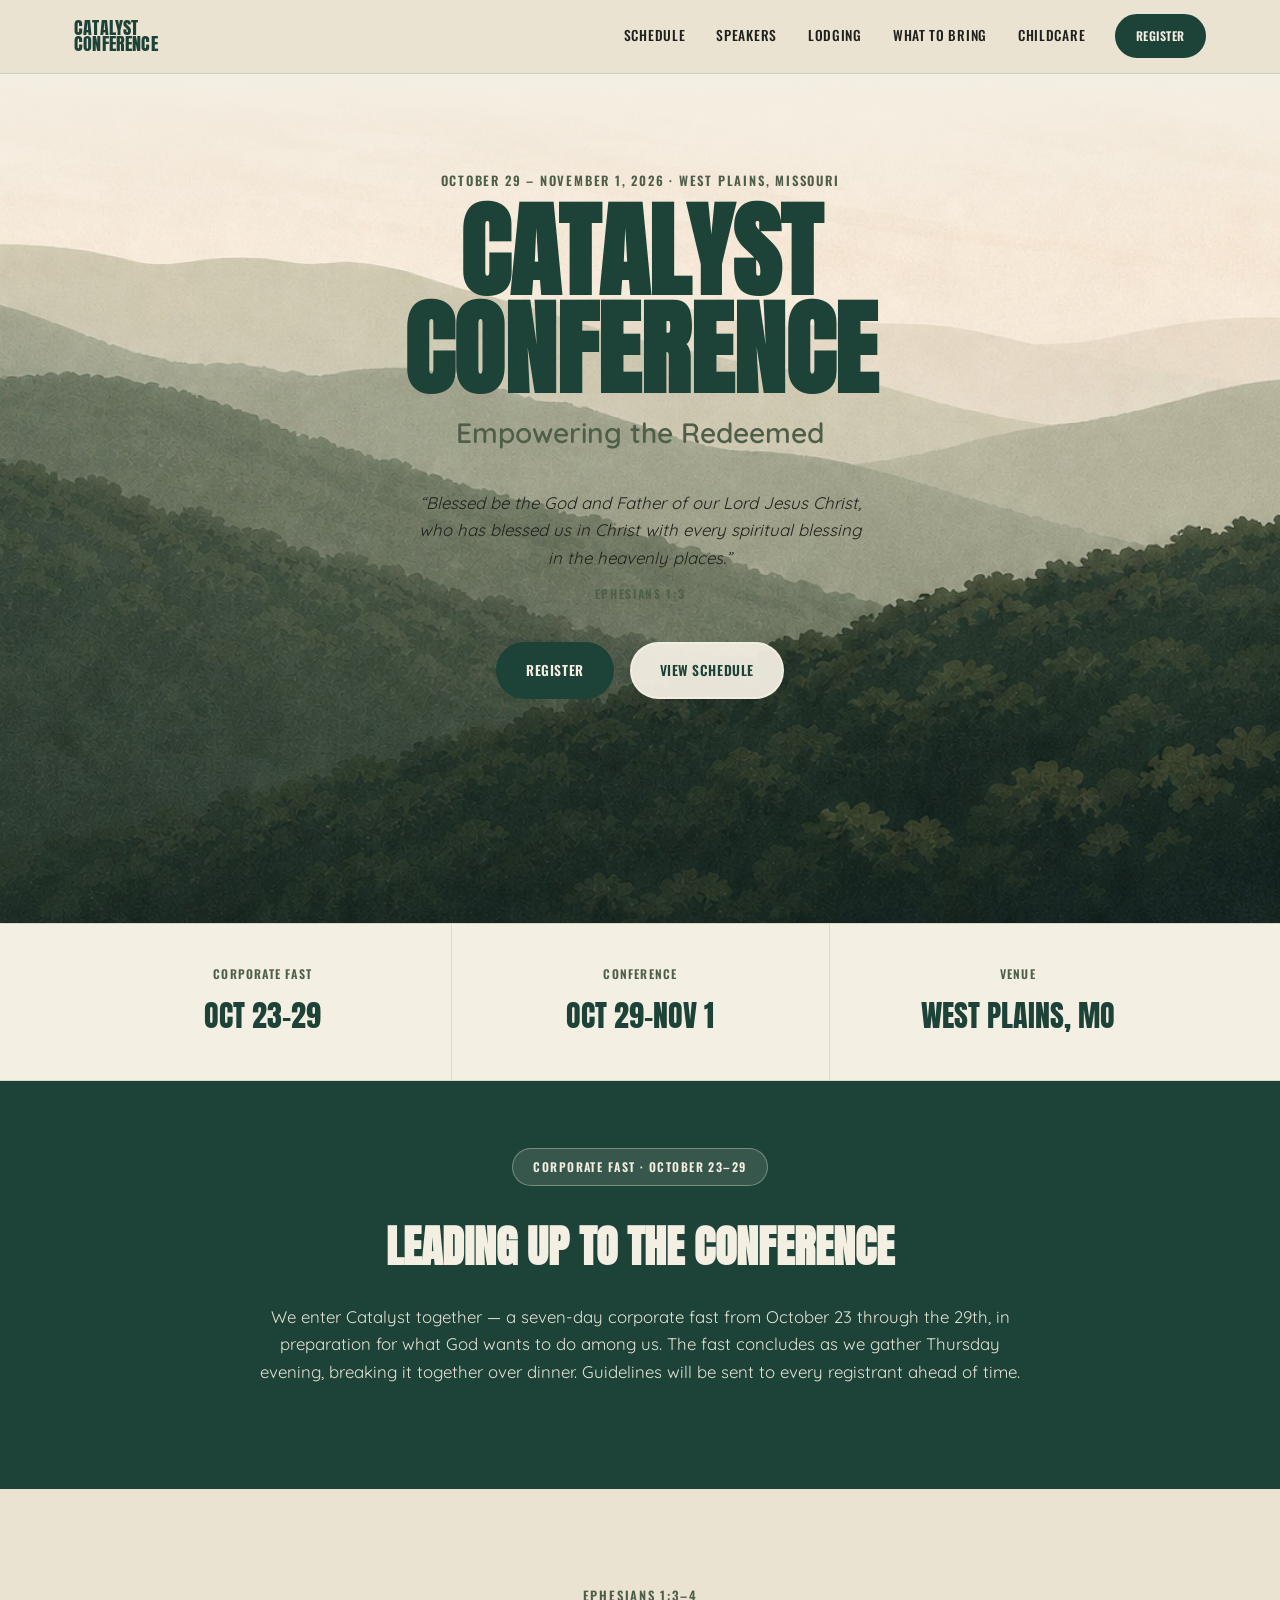
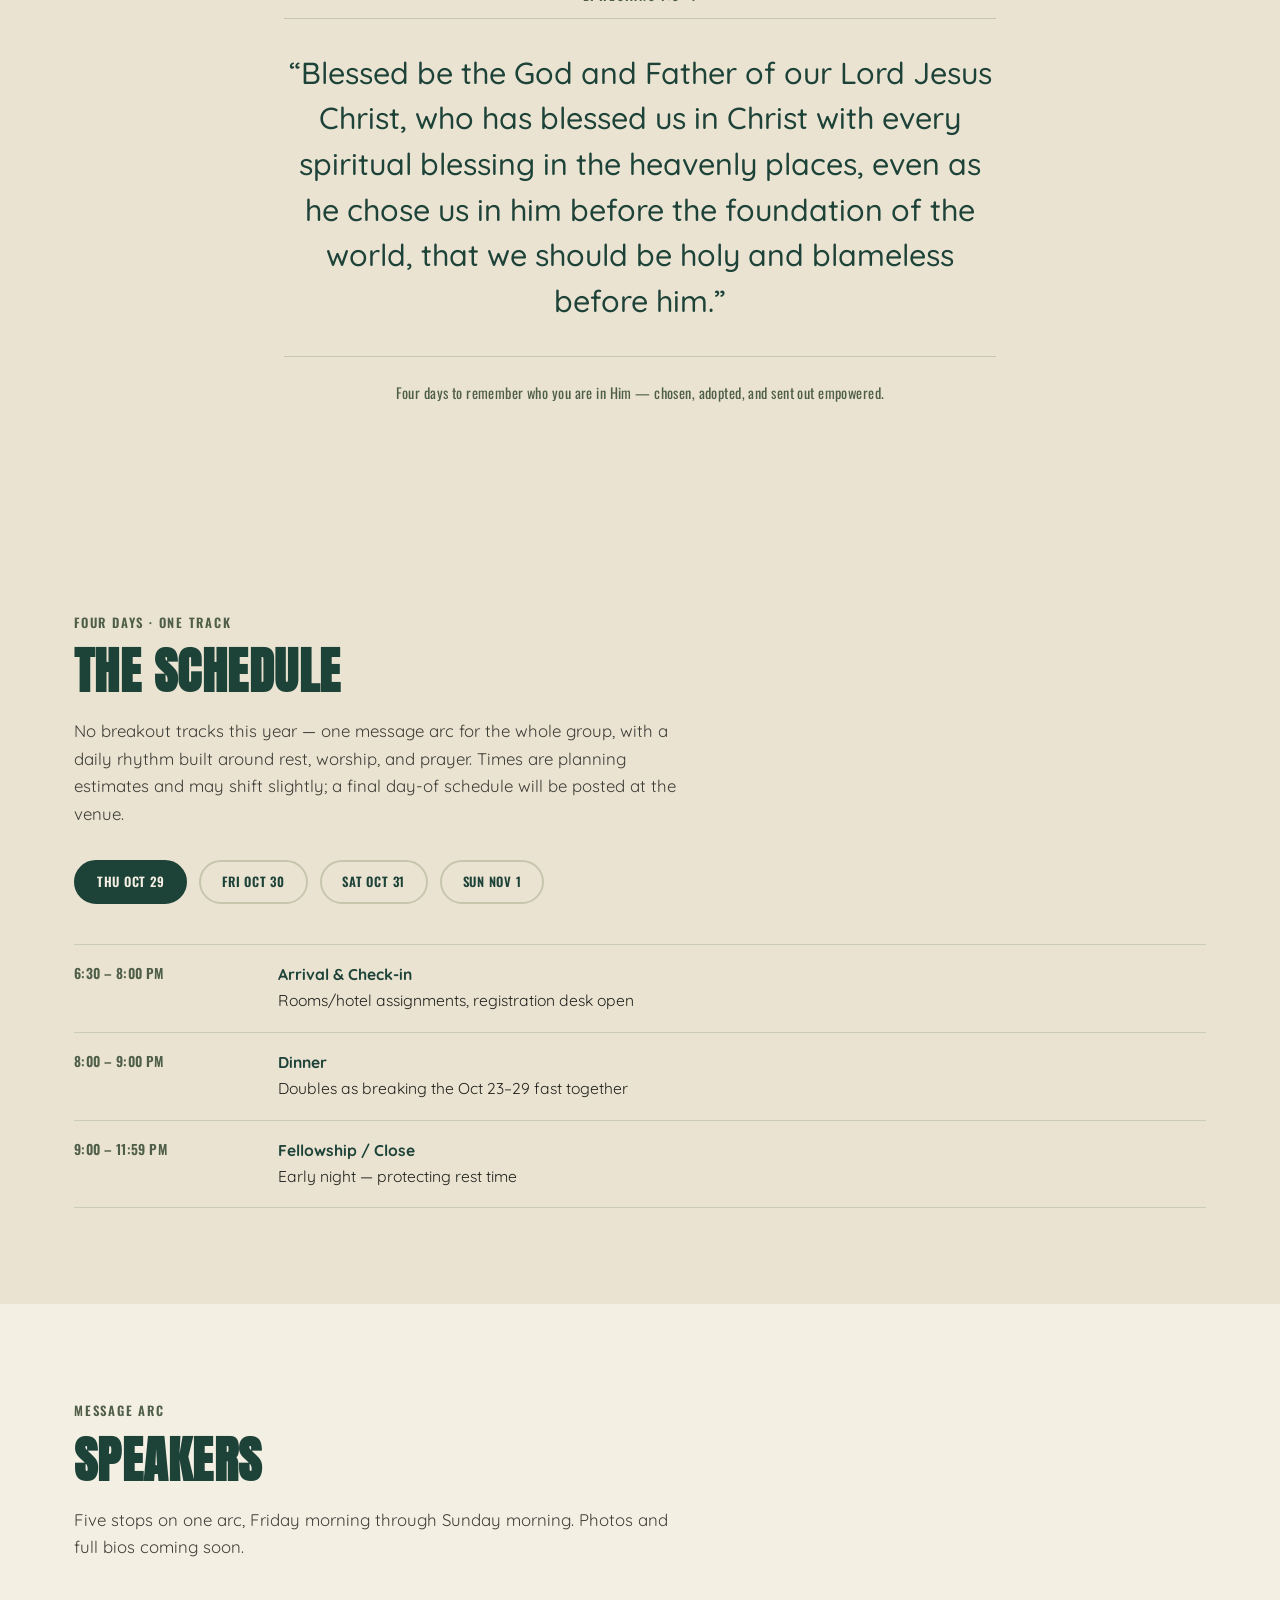
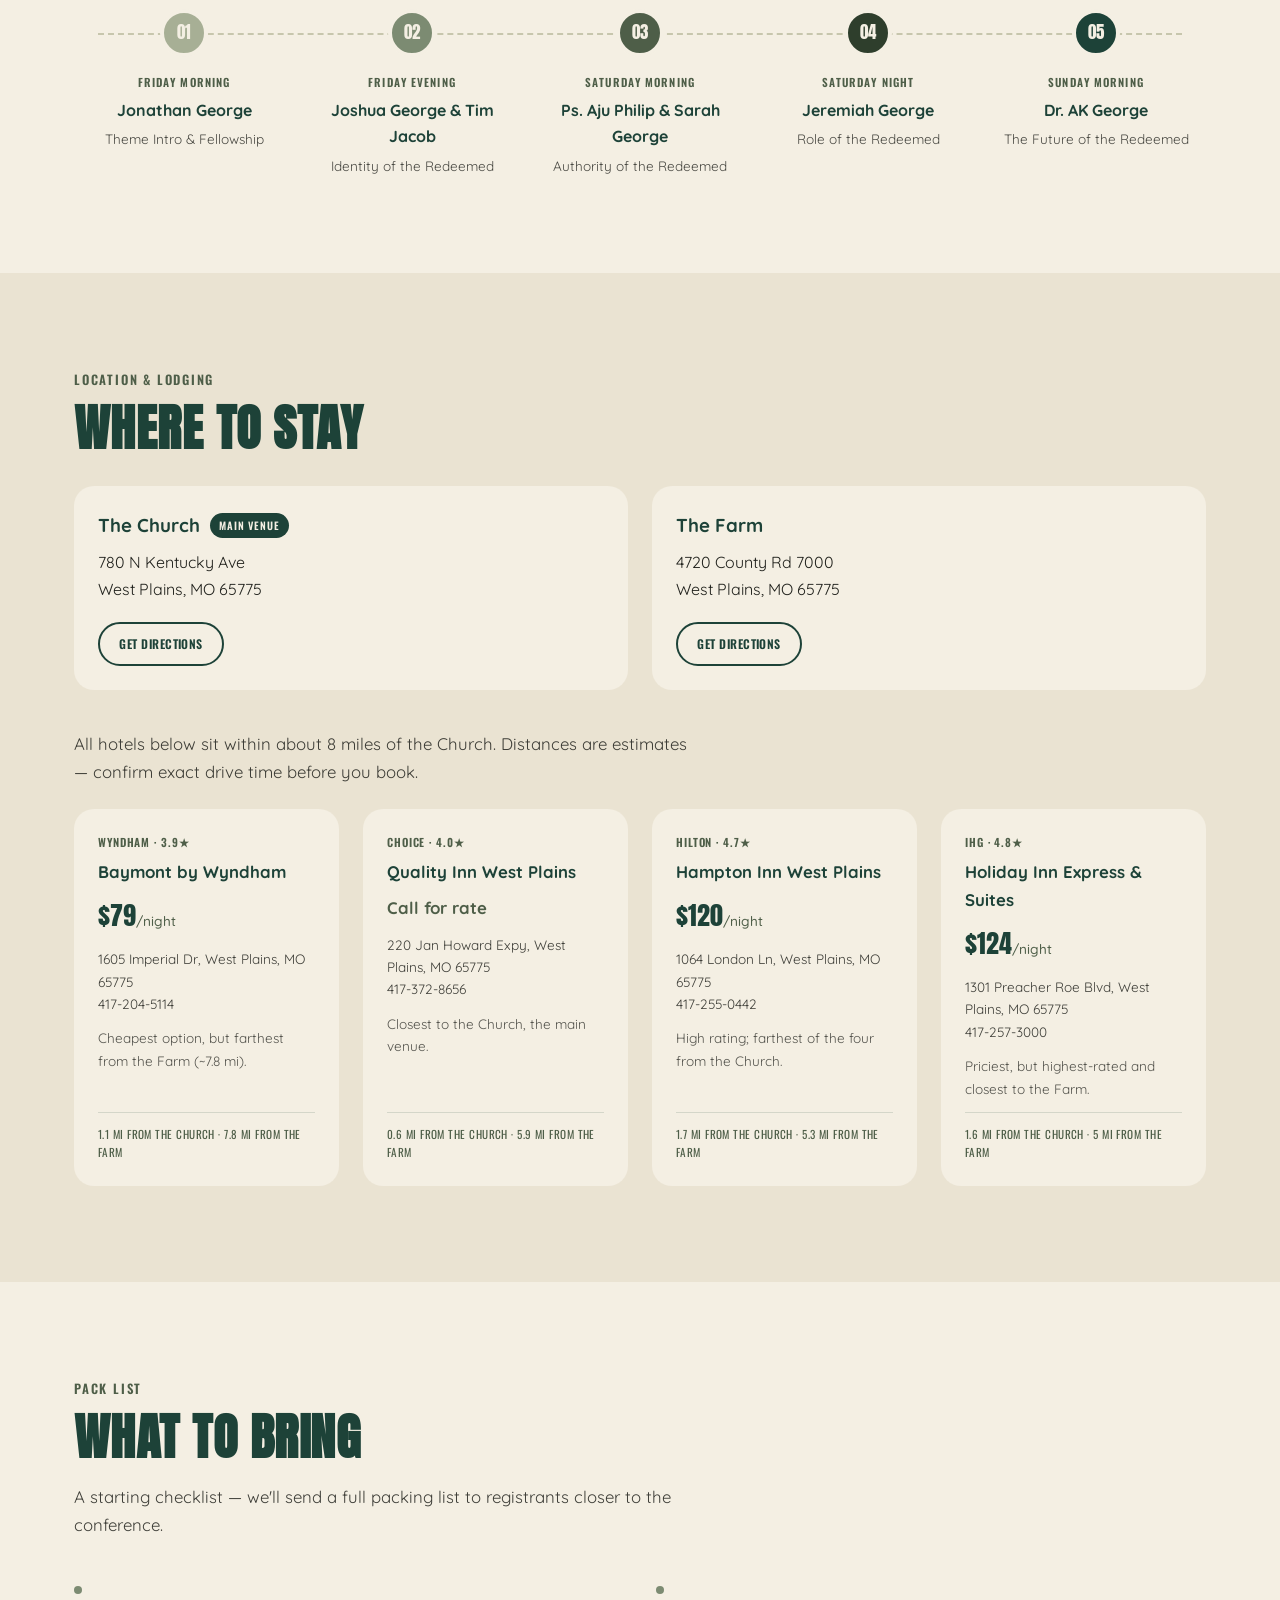
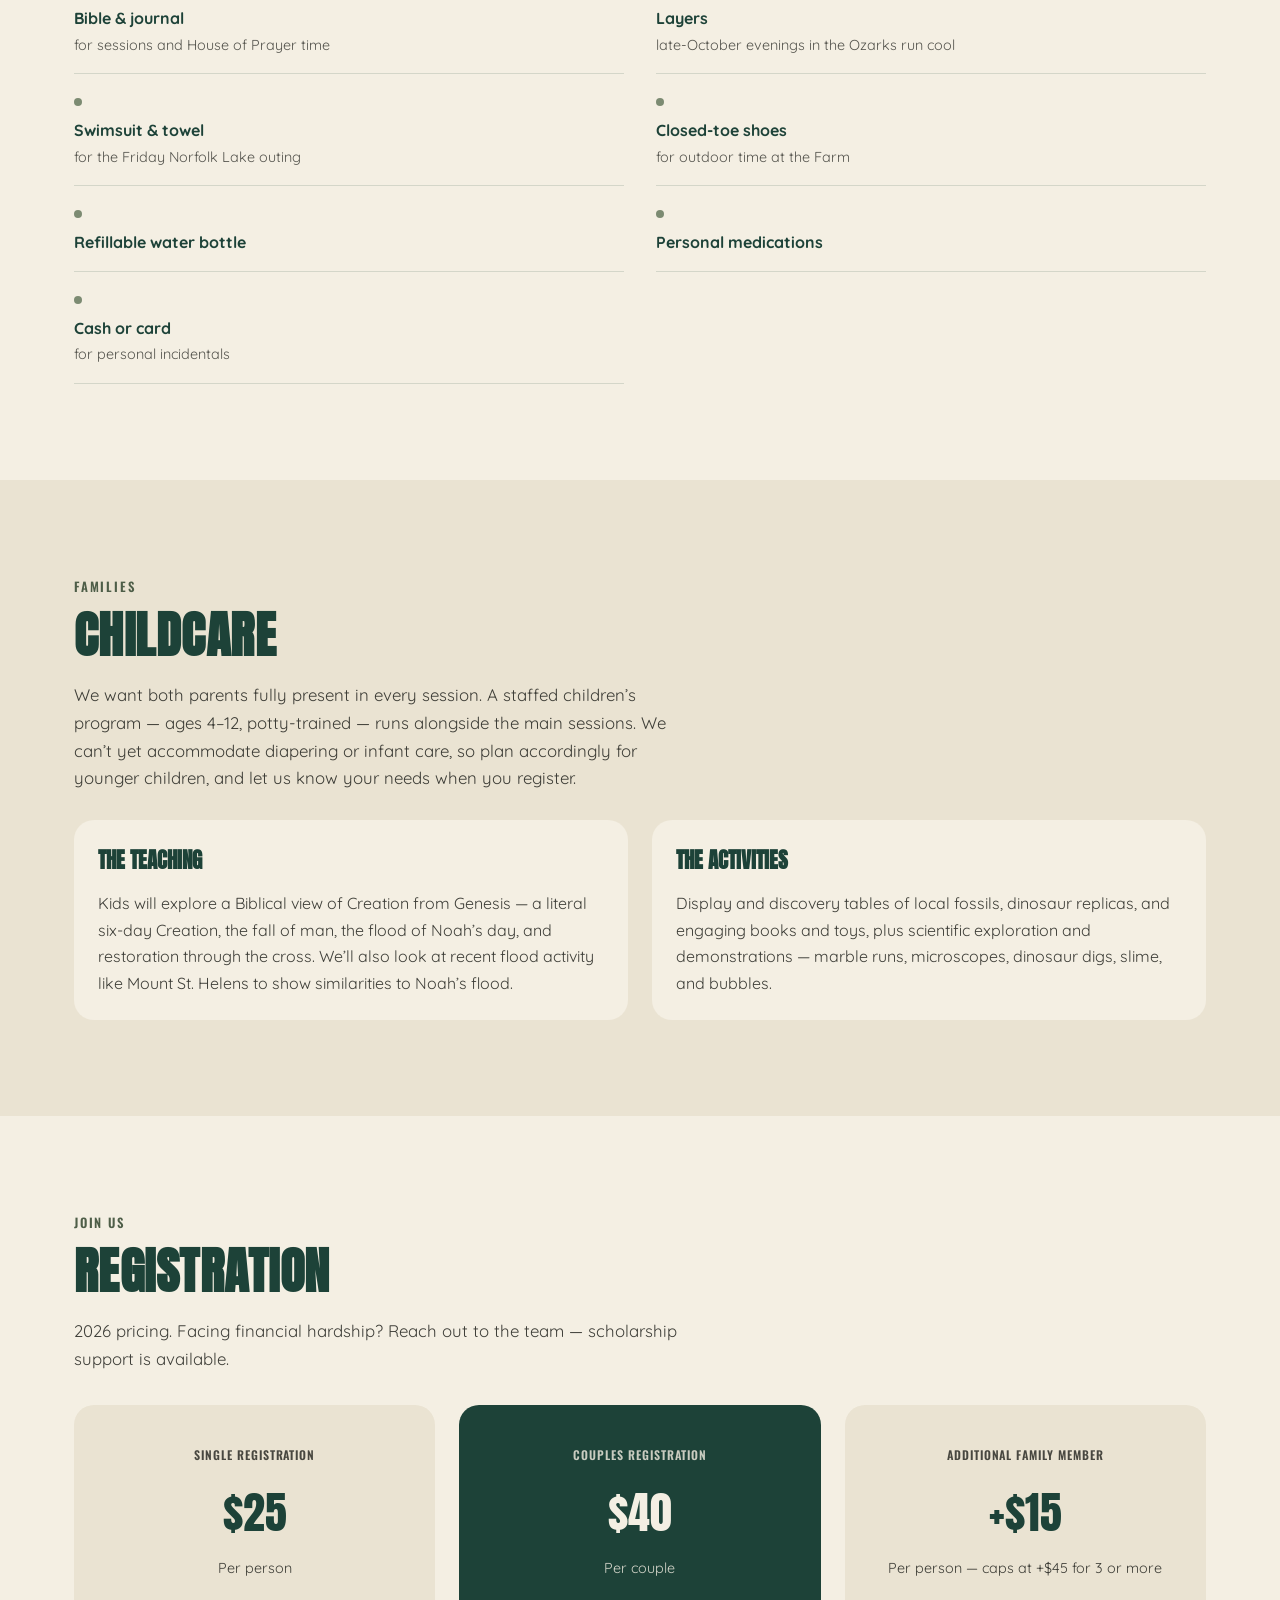
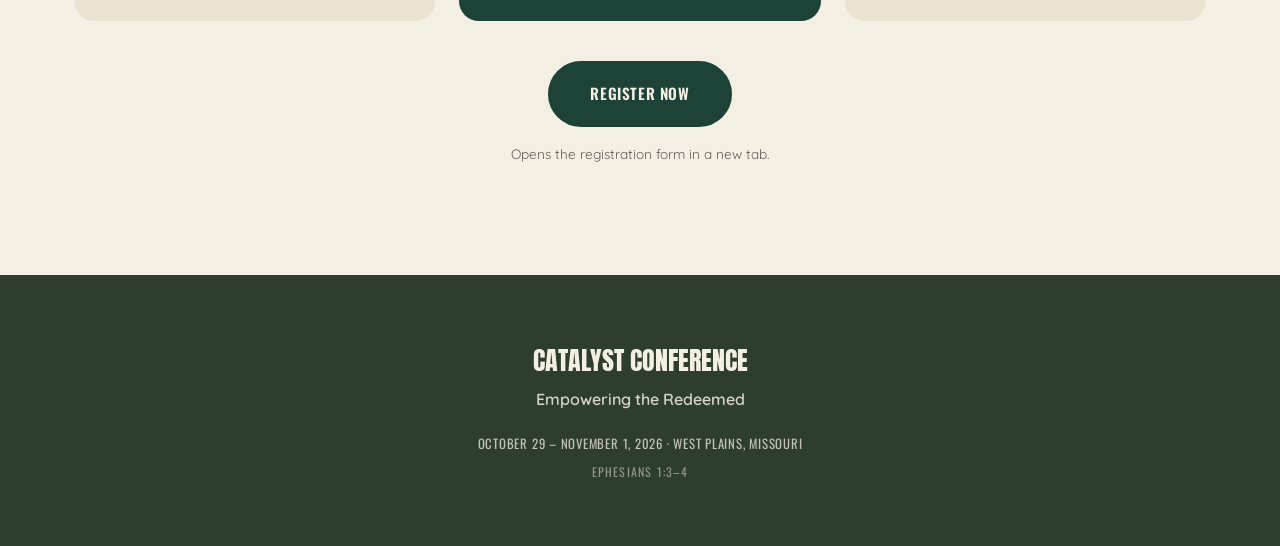
<file: index.html>
<!DOCTYPE html>
<html lang="en">
<head>
<meta charset="UTF-8">
<meta name="viewport" content="width=device-width, initial-scale=1">
<title>Catalyst Conference 2026 — Empowering the Redeemed</title>
<meta name="description" content="Catalyst Conference 2026 — Empowering the Redeemed. October 29–November 1, 2026 in West Plains, Missouri. A four-day retreat of worship, prayer, and teaching on Ephesians 1:3-4.">
<link rel="preconnect" href="https://fonts.googleapis.com">
<link rel="preconnect" href="https://fonts.gstatic.com" crossorigin>
<link href="https://fonts.googleapis.com/css2?family=Anton&family=Oswald:wght@500;600&family=Quicksand:wght@400;500;600;700&display=swap" rel="stylesheet">
<link rel="stylesheet" href="css/style.css">
</head>
<body>

<a class="skip-link" href="#main">Skip to main content</a>

<!-- ============ NAV ============ -->
<header class="site-header">
  <div class="wrap header-inner">
    <a class="wordmark" href="#top">
      <span class="wordmark-line1">Catalyst</span>
      <span class="wordmark-line2">Conference</span>
    </a>

    <nav class="main-nav" id="main-nav" aria-label="Primary">
      <a href="#schedule">Schedule</a>
      <a href="#speakers">Speakers</a>
      <a href="#lodging">Lodging</a>
      <a href="#bring">What to Bring</a>
      <a href="#childcare">Childcare</a>
      <a href="#register" class="btn btn-primary btn-small">Register</a>
    </nav>

    <button class="nav-toggle" id="nav-toggle" aria-expanded="false" aria-controls="main-nav" aria-label="Toggle menu">
      <span></span><span></span><span></span>
    </button>
  </div>
</header>

<main id="main">

  <!-- ============ HERO ============ -->
  <section class="hero" id="top">
    <div class="hero-art" aria-hidden="true">
      <img src="assets/ozark-ridge.jpg" alt="" width="2400" height="1544">
    </div>

    <div class="wrap hero-inner">
      <p class="eyebrow">October 29 – November 1, 2026 · West Plains, Missouri</p>
      <h1 class="hero-title">Catalyst<br>Conference</h1>
      <p class="hero-tagline">Empowering the Redeemed</p>

      <blockquote class="hero-verse">
        <p>&ldquo;Blessed be the God and Father of our Lord Jesus Christ, who has blessed us in Christ with every spiritual blessing in the heavenly places.&rdquo;</p>
        <cite>Ephesians 1:3</cite>
      </blockquote>

      <div class="hero-actions">
        <a href="#register" class="btn btn-primary">Register</a>
        <a href="#schedule" class="btn btn-outline">View Schedule</a>
      </div>
    </div>
  </section>

  <!-- ============ QUICK FACTS ============ -->
  <section class="facts" aria-label="Key dates and details">
    <div class="wrap facts-grid">
      <div class="fact reveal">
        <p class="fact-label">Corporate Fast</p>
        <p class="fact-value">Oct 23–29</p>
      </div>
      <div class="fact reveal">
        <p class="fact-label">Conference</p>
        <p class="fact-value">Oct 29–Nov 1</p>
      </div>
      <div class="fact reveal">
        <p class="fact-label">Venue</p>
        <p class="fact-value">West Plains, MO</p>
      </div>
    </div>
  </section>

  <!-- ============ CORPORATE FAST BAND ============ -->
  <section class="fast-band">
    <div class="ridge-divider ridge-divider--into-dark" aria-hidden="true">
      <svg viewBox="0 0 1440 60" preserveAspectRatio="none" xmlns="http://www.w3.org/2000/svg">
        <path d="M0,60 C240,20 420,50 660,25 C860,5 1040,45 1240,20 C1320,10 1400,25 1440,18 L1440,60 Z" fill="#1D4238"/>
      </svg>
    </div>
    <div class="wrap fast-band-inner">
      <p class="pill">Corporate Fast · October 23–29</p>
      <h2>Leading Up to the Conference</h2>
      <p class="fast-copy">We enter Catalyst together — a seven-day corporate fast from October 23 through the 29th, in preparation for what God wants to do among us. The fast concludes as we gather Thursday evening, breaking it together over dinner. Guidelines will be sent to every registrant ahead of time.</p>
    </div>
    <div class="ridge-divider ridge-divider--out-of-dark" aria-hidden="true">
      <svg viewBox="0 0 1440 60" preserveAspectRatio="none" xmlns="http://www.w3.org/2000/svg">
        <path d="M0,0 C220,38 400,10 640,34 C840,54 1020,15 1220,38 C1310,48 1390,34 1440,40 L1440,0 Z" fill="#1D4238"/>
      </svg>
    </div>
  </section>

  <!-- ============ VERSE / THEME ============ -->
  <section class="verse-section">
    <div class="wrap verse-inner reveal">
      <p class="eyebrow">Ephesians 1:3&ndash;4</p>
      <p class="verse-full">&ldquo;Blessed be the God and Father of our Lord Jesus Christ, who has blessed us in Christ with every spiritual blessing in the heavenly places, even as he chose us in him before the foundation of the world, that we should be holy and blameless before him.&rdquo;</p>
      <p class="verse-note">Four days to remember who you are in Him — chosen, adopted, and sent out empowered.</p>
    </div>
  </section>

  <!-- ============ SCHEDULE ============ -->
  <section class="section" id="schedule">
    <div class="wrap">
      <p class="eyebrow">Four Days · One Track</p>
      <h2 class="section-title">The Schedule</h2>
      <p class="section-intro">No breakout tracks this year — one message arc for the whole group, with a daily rhythm built around rest, worship, and prayer. Times are planning estimates and may shift slightly; a final day-of schedule will be posted at the venue.</p>

      <div class="schedule-tabs" role="tablist" aria-label="Conference days">
        <button class="tab-btn is-active" role="tab" aria-selected="true" aria-controls="day-thu" id="tab-thu">Thu Oct 29</button>
        <button class="tab-btn" role="tab" aria-selected="false" aria-controls="day-fri" id="tab-fri">Fri Oct 30</button>
        <button class="tab-btn" role="tab" aria-selected="false" aria-controls="day-sat" id="tab-sat">Sat Oct 31</button>
        <button class="tab-btn" role="tab" aria-selected="false" aria-controls="day-sun" id="tab-sun">Sun Nov 1</button>
      </div>

      <div class="schedule-panel" id="day-thu" role="tabpanel" aria-labelledby="tab-thu">
        <ol class="timeline">
          <li><span class="time">6:30 – 8:00 PM</span><span class="event"><strong>Arrival &amp; Check-in</strong><br>Rooms/hotel assignments, registration desk open</span></li>
          <li><span class="time">8:00 – 9:00 PM</span><span class="event"><strong>Dinner</strong><br>Doubles as breaking the Oct 23&ndash;29 fast together</span></li>
          <li><span class="time">9:00 – 11:59 PM</span><span class="event"><strong>Fellowship / Close</strong><br>Early night &mdash; protecting rest time</span></li>
        </ol>
      </div>

      <div class="schedule-panel is-hidden" id="day-fri" role="tabpanel" aria-labelledby="tab-fri" hidden>
        <ol class="timeline">
          <li><span class="time">7:00 – 8:00 AM</span><span class="event"><strong>Breakfast</strong></span></li>
          <li><span class="time">8:00 – 9:00 AM</span><span class="event"><strong>Travel to Norfolk Lake</strong></span></li>
          <li><span class="time">9:00 AM – 12:00 PM</span><span class="event"><strong>Boat Time &amp; Lunch</strong></span></li>
          <li><span class="time">12:00 – 1:00 PM</span><span class="event"><strong>Travel to West Plains</strong></span></li>
          <li><span class="time">1:00 – 2:00 PM</span><span class="event"><strong>Refresh / Snacks</strong></span></li>
          <li><span class="time">2:00 – 3:00 PM</span><span class="event"><strong>Opening Session — House of Prayer</strong><br>Spontaneous worship · Jonathan George</span></li>
          <li><span class="time">3:00 – 6:00 PM</span><span class="event"><strong>Rest / Retreat</strong><br>Extended rest block</span></li>
          <li><span class="time">6:00 – 6:30 PM</span><span class="event"><strong>Worship</strong></span></li>
          <li><span class="time">6:30 – 7:30 PM</span><span class="event"><strong>Evening Session: Identity of the Redeemed</strong><br>Joshua George &amp; Tim Jacob · Eph 1:4 &mdash; chosen and adopted in Christ</span></li>
          <li><span class="time">7:30 – 8:00 PM</span><span class="event"><strong>Altar Call / Worship</strong></span></li>
          <li><span class="time">8:00 – 9:00 PM</span><span class="event"><strong>Dinner</strong></span></li>
          <li><span class="time">9:00 – 11:59 PM</span><span class="event"><strong>Fellowship / Tarry Meeting</strong></span></li>
        </ol>
      </div>

      <div class="schedule-panel is-hidden" id="day-sat" role="tabpanel" aria-labelledby="tab-sat" hidden>
        <ol class="timeline">
          <li><span class="time">9:00 – 10:00 AM</span><span class="event"><strong>Breakfast</strong></span></li>
          <li><span class="time">10:00 – 10:15 AM</span><span class="event"><strong>Acoustic Worship</strong></span></li>
          <li><span class="time">10:15 – 11:45 AM</span><span class="event"><strong>Morning Session: Authority of the Redeemed</strong><br>Ps. Aju Philip &amp; Sarah George</span></li>
          <li><span class="time">11:45 AM – 12:45 PM</span><span class="event"><strong>Lunch</strong></span></li>
          <li><span class="time">1:00 – 3:00 PM</span><span class="event"><strong>House of Prayer</strong><br>Spontaneous worship</span></li>
          <li><span class="time">3:00 – 6:00 PM</span><span class="event"><strong>Rest / Free Time</strong></span></li>
          <li><span class="time">6:00 – 6:30 PM</span><span class="event"><strong>Worship</strong></span></li>
          <li><span class="time">6:30 – 7:30 PM</span><span class="event"><strong>Evening Session: Role of the Redeemed</strong><br>Jeremiah George</span></li>
          <li><span class="time">7:30 – 8:00 PM</span><span class="event"><strong>Altar Call / Worship</strong></span></li>
          <li><span class="time">8:00 – 9:00 PM</span><span class="event"><strong>Dinner</strong></span></li>
          <li><span class="time">9:00 – 11:59 PM</span><span class="event"><strong>Fellowship / Tarry Meeting</strong></span></li>
        </ol>
      </div>

      <div class="schedule-panel is-hidden" id="day-sun" role="tabpanel" aria-labelledby="tab-sun" hidden>
        <ol class="timeline">
          <li><span class="time">9:00 – 10:00 AM</span><span class="event"><strong>Light Breakfast</strong></span></li>
          <li><span class="time">10:15 – 11:00 AM</span><span class="event"><strong>Worship</strong></span></li>
          <li><span class="time">11:00 – 11:45 AM</span><span class="event"><strong>Closing Session: The Future of the Redeemed</strong><br>Dr. AK George &mdash; commissioning, sending the redeemed out empowered</span></li>
          <li><span class="time">11:45 AM – 12:00 PM</span><span class="event"><strong>Commissioning</strong></span></li>
          <li><span class="time">12:00 PM</span><span class="event"><strong>Departure</strong><br>Checkout, load-out, travel</span></li>
        </ol>
      </div>
    </div>
  </section>

  <!-- ============ SPEAKERS ============ -->
  <section class="section section-alt" id="speakers">
    <div class="wrap">
      <p class="eyebrow">Message Arc</p>
      <h2 class="section-title">Speakers</h2>
      <p class="section-intro">Five stops on one arc, Friday morning through Sunday morning. Photos and full bios coming soon.</p>

      <ol class="speaker-trail">
        <li class="speaker-stop reveal" style="--stop-color:#A7AF95">
          <span class="stop-marker">01</span>
          <p class="stop-slot">Friday Morning</p>
          <h3>Jonathan George</h3>
          <p class="stop-msg">Theme Intro &amp; Fellowship</p>
        </li>
        <li class="speaker-stop reveal" style="--stop-color:#7C8B72">
          <span class="stop-marker">02</span>
          <p class="stop-slot">Friday Evening</p>
          <h3>Joshua George &amp; Tim Jacob</h3>
          <p class="stop-msg">Identity of the Redeemed</p>
        </li>
        <li class="speaker-stop reveal" style="--stop-color:#4E5E48">
          <span class="stop-marker">03</span>
          <p class="stop-slot">Saturday Morning</p>
          <h3>Ps. Aju Philip &amp; Sarah George</h3>
          <p class="stop-msg">Authority of the Redeemed</p>
        </li>
        <li class="speaker-stop reveal" style="--stop-color:#2E3E2C">
          <span class="stop-marker">04</span>
          <p class="stop-slot">Saturday Night</p>
          <h3>Jeremiah George</h3>
          <p class="stop-msg">Role of the Redeemed</p>
        </li>
        <li class="speaker-stop reveal" style="--stop-color:#1D4238">
          <span class="stop-marker">05</span>
          <p class="stop-slot">Sunday Morning</p>
          <h3>Dr. AK George</h3>
          <p class="stop-msg">The Future of the Redeemed</p>
        </li>
      </ol>
    </div>
  </section>

  <!-- ============ LOCATION & LODGING ============ -->
  <section class="section" id="lodging">
    <div class="wrap">
      <p class="eyebrow">Location &amp; Lodging</p>
      <h2 class="section-title">Where to Stay</h2>

      <div class="venue-grid reveal">
        <div class="venue-card">
          <h3>The Church <span class="venue-tag">Main Venue</span></h3>
          <p>780 N Kentucky Ave<br>West Plains, MO 65775</p>
          <a class="btn btn-outline btn-small" href="https://www.google.com/maps/search/?api=1&query=780+N+Kentucky+Ave+West+Plains+MO+65775" target="_blank" rel="noopener">Get Directions</a>
        </div>
        <div class="venue-card">
          <h3>The Farm</h3>
          <p>4720 County Rd 7000<br>West Plains, MO 65775</p>
          <a class="btn btn-outline btn-small" href="https://www.google.com/maps/search/?api=1&query=4720+County+Rd+7000+West+Plains+MO+65775" target="_blank" rel="noopener">Get Directions</a>
        </div>
      </div>

      <p class="section-intro" style="margin-top:2.5rem">All hotels below sit within about 8 miles of the Church. Distances are estimates &mdash; confirm exact drive time before you book.</p>

      <div class="hotel-grid">
        <article class="hotel-card reveal">
          <p class="hotel-brand">Wyndham · 3.9★</p>
          <h3>Baymont by Wyndham</h3>
          <p class="hotel-rate">$79<span>/night</span></p>
          <p class="hotel-addr">1605 Imperial Dr, West Plains, MO 65775<br>417-204-5114</p>
          <p class="hotel-note">Cheapest option, but farthest from the Farm (~7.8 mi).</p>
          <p class="hotel-dist">1.1 mi from the Church · 7.8 mi from the Farm</p>
        </article>
        <article class="hotel-card reveal">
          <p class="hotel-brand">Choice · 4.0★</p>
          <h3>Quality Inn West Plains</h3>
          <p class="hotel-rate hotel-rate--text">Call for rate</p>
          <p class="hotel-addr">220 Jan Howard Expy, West Plains, MO 65775<br>417-372-8656</p>
          <p class="hotel-note">Closest to the Church, the main venue.</p>
          <p class="hotel-dist">0.6 mi from the Church · 5.9 mi from the Farm</p>
        </article>
        <article class="hotel-card reveal">
          <p class="hotel-brand">Hilton · 4.7★</p>
          <h3>Hampton Inn West Plains</h3>
          <p class="hotel-rate">$120<span>/night</span></p>
          <p class="hotel-addr">1064 London Ln, West Plains, MO 65775<br>417-255-0442</p>
          <p class="hotel-note">High rating; farthest of the four from the Church.</p>
          <p class="hotel-dist">1.7 mi from the Church · 5.3 mi from the Farm</p>
        </article>
        <article class="hotel-card reveal">
          <p class="hotel-brand">IHG · 4.8★</p>
          <h3>Holiday Inn Express &amp; Suites</h3>
          <p class="hotel-rate">$124<span>/night</span></p>
          <p class="hotel-addr">1301 Preacher Roe Blvd, West Plains, MO 65775<br>417-257-3000</p>
          <p class="hotel-note">Priciest, but highest-rated and closest to the Farm.</p>
          <p class="hotel-dist">1.6 mi from the Church · 5 mi from the Farm</p>
        </article>
      </div>
    </div>
  </section>

  <!-- ============ WHAT TO BRING ============ -->
  <!-- Draft copy — no source list was provided in the planning sheet. Confirm/edit before publishing. -->
  <section class="section section-alt" id="bring">
    <div class="wrap">
      <p class="eyebrow">Pack List</p>
      <h2 class="section-title">What to Bring</h2>
      <p class="section-intro">A starting checklist &mdash; we'll send a full packing list to registrants closer to the conference.</p>

      <ul class="bring-list reveal">
        <li><strong>Bible &amp; journal</strong><span>for sessions and House of Prayer time</span></li>
        <li><strong>Layers</strong><span>late-October evenings in the Ozarks run cool</span></li>
        <li><strong>Swimsuit &amp; towel</strong><span>for the Friday Norfolk Lake outing</span></li>
        <li><strong>Closed-toe shoes</strong><span>for outdoor time at the Farm</span></li>
        <li><strong>Refillable water bottle</strong></li>
        <li><strong>Personal medications</strong></li>
        <li><strong>Cash or card</strong><span>for personal incidentals</span></li>
      </ul>
    </div>
  </section>

  <!-- ============ CHILDCARE ============ -->
  <section class="section" id="childcare">
    <div class="wrap">
      <p class="eyebrow">Families</p>
      <h2 class="section-title">Childcare</h2>
      <p class="section-intro">We want both parents fully present in every session. A staffed children&rsquo;s program &mdash; ages 4&ndash;12, potty-trained &mdash; runs alongside the main sessions. We can&rsquo;t yet accommodate diapering or infant care, so plan accordingly for younger children, and let us know your needs when you register.</p>

      <div class="childcare-cards reveal">
        <div class="childcare-card">
          <h3>The Teaching</h3>
          <p>Kids will explore a Biblical view of Creation from Genesis &mdash; a literal six-day Creation, the fall of man, the flood of Noah&rsquo;s day, and restoration through the cross. We&rsquo;ll also look at recent flood activity like Mount St. Helens to show similarities to Noah&rsquo;s flood.</p>
        </div>
        <div class="childcare-card">
          <h3>The Activities</h3>
          <p>Display and discovery tables of local fossils, dinosaur replicas, and engaging books and toys, plus scientific exploration and demonstrations &mdash; marble runs, microscopes, dinosaur digs, slime, and bubbles.</p>
        </div>
      </div>
    </div>
  </section>

  <!-- ============ REGISTRATION ============ -->
  <section class="section register-section" id="register">
    <div class="wrap">
      <p class="eyebrow">Join Us</p>
      <h2 class="section-title">Registration</h2>
      <p class="section-intro">2026 pricing. Facing financial hardship? Reach out to the team &mdash; scholarship support is available.</p>

      <div class="pricing-grid">
        <div class="price-card reveal">
          <p class="price-tier">Single Registration</p>
          <p class="price-amount">$25</p>
          <p class="price-detail">Per person</p>
        </div>
        <div class="price-card price-card--featured reveal">
          <p class="price-tier">Couples Registration</p>
          <p class="price-amount">$40</p>
          <p class="price-detail">Per couple</p>
        </div>
        <div class="price-card reveal">
          <p class="price-tier">Additional Family Member</p>
          <p class="price-amount">+$15</p>
          <p class="price-detail">Per person &mdash; caps at +$45 for 3 or more</p>
        </div>
      </div>

      <div class="register-cta reveal">
        <a href="https://docs.google.com/forms/d/e/1FAIpQLScDqD-ODwVkvWr3ifL-HsX_eMFC48oyr5ki0SPKi19r5NJsQg/viewform" class="btn btn-primary btn-large" target="_blank" rel="noopener" aria-describedby="register-note">Register Now</a>
        <p id="register-note" class="register-note">Opens the registration form in a new tab.</p>
      </div>
    </div>
  </section>

</main>

<!-- ============ FOOTER ============ -->
<footer class="site-footer">
  <div class="wrap footer-inner">
    <p class="footer-word">Catalyst Conference</p>
    <p class="footer-tagline">Empowering the Redeemed</p>
    <p class="footer-meta">October 29 &ndash; November 1, 2026 &middot; West Plains, Missouri</p>
    <p class="footer-verse">Ephesians 1:3&ndash;4</p>
  </div>
</footer>

<script src="js/main.js"></script>
</body>
</html>
</file>
<file: css/style.css>
/* =========================================================
   Catalyst Conference 2026 — Design tokens (from brand doc)
   ========================================================= */
:root{
  --forest:      #1D4238;
  --cream:       #EAE3D2;
  --ink:         #20211C;
  --paper:       #F4EFE3;

  --dawn-mist:   #E4DAC2;
  --pale-ridge:  #C7C6AD;
  --sage-fog:    #A7AF95;
  --mid-hollow:  #7C8B72;
  --deep-hollow: #4E5E48;
  --pine-shadow: #2E3E2C;

  --font-display: 'Anton', sans-serif;
  --font-sub:     'Quicksand', sans-serif;
  --font-label:   'Oswald', sans-serif;

  --space-1: 0.5rem;
  --space-2: 1rem;
  --space-3: 1.5rem;
  --space-4: 2.5rem;
  --space-5: 4rem;
  --space-6: 6rem;

  --radius: 20px;
  --radius-sm: 10px;
  --ease: cubic-bezier(0.22, 1, 0.36, 1);
}

*, *::before, *::after{ box-sizing: border-box; }
html{ scroll-behavior: smooth; }
@media (prefers-reduced-motion: reduce){
  html{ scroll-behavior: auto; }
  *, *::before, *::after{ animation-duration: 0.001ms !important; animation-iteration-count: 1 !important; transition-duration: 0.001ms !important; }
}

body{
  margin: 0;
  background: var(--cream);
  color: var(--ink);
  font-family: var(--font-sub);
  font-weight: 400;
  font-size: 16px;
  line-height: 1.65;
  -webkit-font-smoothing: antialiased;
}

.wrap{
  max-width: 1180px;
  margin: 0 auto;
  padding: 0 1.5rem;
}

a{ color: inherit; }

img{ max-width: 100%; display: block; }

.skip-link{
  position: absolute;
  left: -999px;
  top: 0;
  background: var(--forest);
  color: var(--paper);
  padding: 0.75rem 1.25rem;
  z-index: 200;
  border-radius: 0 0 var(--radius-sm) 0;
}
.skip-link:focus{ left: 0; }

:focus-visible{
  outline: 3px solid var(--forest);
  outline-offset: 3px;
}

h1, h2, h3{ margin: 0; }

/* =========================================================
   Type helpers
   ========================================================= */
.eyebrow{
  font-family: var(--font-label);
  font-weight: 600;
  font-size: 0.8rem;
  letter-spacing: 0.14em;
  text-transform: uppercase;
  color: var(--deep-hollow);
  margin: 0 0 0.75rem;
}

.section-title{
  font-family: var(--font-display);
  text-transform: uppercase;
  letter-spacing: 0.01em;
  font-size: clamp(2rem, 4.2vw, 3.1rem);
  color: var(--forest);
  line-height: 1.05;
  margin-bottom: 1.25rem;
}

.section-intro{
  max-width: 62ch;
  font-size: 1.05rem;
  color: var(--ink);
  opacity: 0.85;
}

/* =========================================================
   Buttons
   ========================================================= */
.btn{
  display: inline-flex;
  align-items: center;
  justify-content: center;
  gap: 0.5rem;
  font-family: var(--font-label);
  font-weight: 600;
  letter-spacing: 0.04em;
  text-transform: uppercase;
  font-size: 0.85rem;
  text-decoration: none;
  padding: 0.95rem 1.75rem;
  border-radius: 999px;
  border: 2px solid transparent;
  cursor: pointer;
  min-height: 44px;
  transition: transform 220ms var(--ease), background-color 220ms var(--ease), color 220ms var(--ease), border-color 220ms var(--ease);
}
.btn:hover{ transform: translateY(-2px); }
.btn:active{ transform: translateY(0); }

.btn-primary{
  background: var(--forest);
  color: var(--paper);
  border-color: var(--forest);
}
.btn-primary:hover{ background: var(--pine-shadow); border-color: var(--pine-shadow); }

.btn-outline{
  background: transparent;
  color: var(--forest);
  border-color: var(--forest);
}
.btn-outline:hover{ background: var(--forest); color: var(--paper); }

.btn-small{ padding: 0.6rem 1.2rem; font-size: 0.75rem; }
.btn-large{ padding: 1.15rem 2.5rem; font-size: 0.95rem; }

/* =========================================================
   Header / Nav
   ========================================================= */
.site-header{
  position: sticky;
  top: 0;
  z-index: 100;
  border-bottom: 1px solid rgba(29, 66, 56, 0.12);
}
/* Blur lives on a pseudo-element, not the header itself — backdrop-filter
   on an ancestor turns it into the containing block for any position:fixed
   descendant (like the mobile nav), which was squeezing the full-screen
   menu into the header's own ~70px height. */
.site-header::before{
  content: "";
  position: absolute;
  inset: 0;
  z-index: -1;
  background: rgba(234, 227, 210, 0.92);
  backdrop-filter: blur(8px);
}

.header-inner{
  display: flex;
  align-items: center;
  justify-content: space-between;
  padding-top: 0.9rem;
  padding-bottom: 0.9rem;
}

.wordmark{
  text-decoration: none;
  color: var(--forest);
  font-family: var(--font-display);
  text-transform: uppercase;
  line-height: 0.95;
  font-size: 1.1rem;
  letter-spacing: 0.01em;
}
.wordmark-line1, .wordmark-line2{ display: block; }

.main-nav{
  display: flex;
  align-items: center;
  gap: 1.75rem;
}
.main-nav a:not(.btn){
  text-decoration: none;
  font-family: var(--font-label);
  font-weight: 500;
  font-size: 0.85rem;
  letter-spacing: 0.05em;
  text-transform: uppercase;
  color: var(--ink);
  padding: 0.4rem 0.1rem;
  border-bottom: 2px solid transparent;
  transition: border-color 180ms var(--ease), color 180ms var(--ease);
}
.main-nav a:not(.btn):hover{ border-color: var(--forest); }

.nav-toggle{
  display: none;
  flex-direction: column;
  justify-content: center;
  gap: 5px;
  width: 44px;
  height: 44px;
  background: none;
  border: none;
  cursor: pointer;
}
.nav-toggle span{
  display: block;
  height: 2px;
  width: 24px;
  background: var(--forest);
  margin: 0 auto;
  transition: transform 220ms var(--ease), opacity 220ms var(--ease);
}
.nav-toggle[aria-expanded="true"] span:nth-child(1){ transform: translateY(7px) rotate(45deg); }
.nav-toggle[aria-expanded="true"] span:nth-child(2){ opacity: 0; }
.nav-toggle[aria-expanded="true"] span:nth-child(3){ transform: translateY(-7px) rotate(-45deg); }

/* =========================================================
   Hero
   ========================================================= */
.hero{
  position: relative;
  overflow: hidden;
  padding-top: clamp(3rem, 8vw, 6rem);
  padding-bottom: 0;
  background: linear-gradient(180deg, var(--paper) 0%, var(--cream) 55%);
}

.hero-art{
  position: absolute;
  inset: 0;
  bottom: 0;
  height: 100%;
  z-index: 0;
}
.hero-art img{
  width: 100%;
  height: 100%;
  object-fit: cover;
  object-position: center bottom;
  display: block;
}
.hero-art::after{
  content: "";
  position: absolute;
  inset: 0;
  background: linear-gradient(180deg, var(--paper) 0%, rgba(244, 239, 227, 0) 20%);
  pointer-events: none;
}

.hero-inner{
  position: relative;
  z-index: 1;
  text-align: center;
  padding-bottom: clamp(9rem, 22vw, 14rem);
}

.hero-title{
  font-family: var(--font-display);
  text-transform: uppercase;
  color: var(--forest);
  font-size: clamp(3rem, 9vw, 6.5rem);
  line-height: 0.94;
  margin: 0.5rem 0 0.75rem;
}

.hero-tagline{
  font-family: var(--font-sub);
  font-weight: 600;
  font-size: clamp(1.25rem, 2.4vw, 1.75rem);
  color: var(--deep-hollow);
  margin: 0 0 2rem;
}

.hero-verse{
  max-width: 46ch;
  margin: 0 auto 2.25rem;
  padding: 0;
}
.hero-verse p{
  font-size: 1.05rem;
  font-style: italic;
  color: var(--ink);
  margin: 0 0 0.5rem;
}
.hero-verse cite{
  font-family: var(--font-label);
  font-style: normal;
  font-weight: 600;
  font-size: 0.75rem;
  letter-spacing: 0.14em;
  text-transform: uppercase;
  color: var(--deep-hollow);
}

.hero-actions{
  display: flex;
  gap: 1rem;
  justify-content: center;
  flex-wrap: wrap;
}
/* CTAs sit over the photo's dark tree line — a transparent forest-on-forest
   outline button would be nearly unreadable there, so give it a solid chip. */
.hero-actions .btn-outline{
  background: rgba(244, 239, 227, 0.94);
  border-color: rgba(244, 239, 227, 0.94);
  color: var(--forest);
}
.hero-actions .btn-outline:hover{
  background: var(--forest);
  border-color: var(--forest);
  color: var(--paper);
}

/* =========================================================
   Quick facts strip
   ========================================================= */
.facts{
  background: var(--paper);
  border-top: 1px solid rgba(29, 66, 56, 0.12);
  border-bottom: 1px solid rgba(29, 66, 56, 0.12);
}
.facts-grid{
  display: grid;
  grid-template-columns: repeat(3, 1fr);
}
.fact{
  padding: var(--space-4) var(--space-2);
  text-align: center;
  border-left: 1px solid rgba(29, 66, 56, 0.12);
}
.fact:first-child{ border-left: none; }
.fact-label{
  font-family: var(--font-label);
  font-weight: 600;
  font-size: 0.75rem;
  letter-spacing: 0.1em;
  text-transform: uppercase;
  color: var(--deep-hollow);
  margin: 0 0 0.4rem;
}
.fact-value{
  font-family: var(--font-display);
  text-transform: uppercase;
  font-size: clamp(1.3rem, 2.6vw, 1.9rem);
  color: var(--forest);
  margin: 0;
}

/* =========================================================
   Ridge dividers (signature motif)
   ========================================================= */
.ridge-divider{ line-height: 0; }
.ridge-divider svg{ width: 100%; height: 40px; display: block; }
.ridge-divider--into-dark{ margin-bottom: -1px; }
.ridge-divider--out-of-dark{ margin-top: -1px; }

/* =========================================================
   Fast band
   ========================================================= */
.fast-band{
  background: var(--forest);
  color: var(--paper);
}
.fast-band-inner{
  text-align: center;
  padding: var(--space-2) 0 var(--space-5);
  max-width: 760px;
}
.pill{
  display: inline-block;
  font-family: var(--font-label);
  font-weight: 600;
  font-size: 0.75rem;
  letter-spacing: 0.12em;
  text-transform: uppercase;
  background: rgba(244, 239, 227, 0.12);
  border: 1px solid rgba(244, 239, 227, 0.35);
  border-radius: 999px;
  padding: 0.5rem 1.25rem;
  margin-bottom: 1.5rem;
}
.fast-band h2{
  font-family: var(--font-display);
  text-transform: uppercase;
  font-size: clamp(1.8rem, 4vw, 2.75rem);
  margin-bottom: 1.25rem;
}
.fast-copy{
  font-size: 1.05rem;
  opacity: 0.92;
  margin: 0 auto;
}

/* =========================================================
   Verse section
   ========================================================= */
.verse-section{
  padding: var(--space-6) 0;
}
.verse-inner{
  max-width: 760px;
  text-align: center;
}
.verse-inner .eyebrow{ text-align: center; }
.verse-full{
  font-family: var(--font-sub);
  font-weight: 500;
  font-size: clamp(1.3rem, 2.8vw, 1.9rem);
  line-height: 1.5;
  color: var(--forest);
  margin: 0 0 1.5rem;
  border-top: 1px solid var(--pale-ridge);
  border-bottom: 1px solid var(--pale-ridge);
  padding: 2rem 0;
}
.verse-note{
  font-family: var(--font-label);
  font-size: 0.9rem;
  letter-spacing: 0.03em;
  color: var(--deep-hollow);
}

/* =========================================================
   Generic section
   ========================================================= */
.section{ padding: var(--space-6) 0; }
.section-alt{ background: var(--paper); }

/* =========================================================
   Schedule
   ========================================================= */
.schedule-tabs{
  display: flex;
  flex-wrap: wrap;
  gap: 0.75rem;
  margin: 2rem 0 2.5rem;
}
.tab-btn{
  font-family: var(--font-label);
  font-weight: 600;
  font-size: 0.8rem;
  letter-spacing: 0.06em;
  text-transform: uppercase;
  background: transparent;
  color: var(--forest);
  border: 2px solid var(--pale-ridge);
  border-radius: 999px;
  padding: 0.6rem 1.3rem;
  cursor: pointer;
  min-height: 44px;
  transition: background-color 180ms var(--ease), color 180ms var(--ease), border-color 180ms var(--ease);
}
.tab-btn:hover{ border-color: var(--forest); }
.tab-btn.is-active{
  background: var(--forest);
  border-color: var(--forest);
  color: var(--paper);
}

.timeline{
  list-style: none;
  margin: 0;
  padding: 0;
  border-top: 1px solid rgba(29, 66, 56, 0.15);
}
.timeline li{
  display: grid;
  grid-template-columns: 180px 1fr;
  gap: var(--space-3);
  padding: 1.1rem 0;
  border-bottom: 1px solid rgba(29, 66, 56, 0.15);
}
.timeline .time{
  font-family: var(--font-label);
  font-weight: 600;
  font-size: 0.85rem;
  letter-spacing: 0.03em;
  color: var(--deep-hollow);
}
.timeline .event strong{ color: var(--forest); }
.timeline .event{ font-size: 0.98rem; }

/* =========================================================
   Speakers — a trail of waypoints, not a card grid.
   The message arc is a real sequence (Identity → Authority →
   Role → Future), so it's drawn as a path across the ridge
   instead of a generic avatar grid.
   ========================================================= */
.speaker-trail{
  list-style: none;
  margin: 3rem 0 0;
  padding: 0;
  display: flex;
  gap: 0.5rem;
  position: relative;
}
.speaker-trail::before{
  content: "";
  position: absolute;
  left: 24px;
  right: 24px;
  top: 24px;
  height: 0;
  border-top: 2px dashed var(--pale-ridge);
  z-index: 0;
}
.speaker-stop{
  position: relative;
  z-index: 1;
  flex: 1;
  text-align: center;
  display: flex;
  flex-direction: column;
  align-items: center;
}
.stop-marker{
  width: 48px;
  height: 48px;
  flex-shrink: 0;
  border-radius: 50%;
  background: var(--stop-color, var(--forest));
  color: var(--paper);
  display: flex;
  align-items: center;
  justify-content: center;
  font-family: var(--font-display);
  font-size: 1.05rem;
  margin-bottom: 1rem;
  border: 4px solid var(--paper);
}
.stop-slot{
  font-family: var(--font-label);
  font-weight: 600;
  font-size: 0.7rem;
  letter-spacing: 0.1em;
  text-transform: uppercase;
  color: var(--deep-hollow);
  margin: 0 0 0.35rem;
}
.speaker-stop h3{
  font-family: var(--font-sub);
  font-weight: 700;
  font-size: 1rem;
  color: var(--forest);
  margin-bottom: 0.3rem;
  padding: 0 0.35rem;
}
.stop-msg{ font-size: 0.85rem; margin: 0; opacity: 0.8; padding: 0 0.35rem; }

/* =========================================================
   Location & lodging
   ========================================================= */
.venue-grid{
  display: grid;
  grid-template-columns: repeat(2, 1fr);
  gap: var(--space-3);
  margin-top: 2rem;
}
.venue-card{
  background: var(--paper);
  border-radius: var(--radius);
  padding: var(--space-3);
}
.venue-card h3{
  font-family: var(--font-sub);
  font-weight: 700;
  color: var(--forest);
  margin-bottom: 0.5rem;
  display: flex;
  align-items: center;
  gap: 0.6rem;
  flex-wrap: wrap;
}
.venue-tag{
  font-family: var(--font-label);
  font-weight: 600;
  font-size: 0.65rem;
  letter-spacing: 0.08em;
  text-transform: uppercase;
  color: var(--paper);
  background: var(--forest);
  border-radius: 999px;
  padding: 0.25rem 0.6rem;
}
.venue-card p{ margin: 0 0 1.25rem; }

.hotel-grid{
  display: grid;
  grid-template-columns: repeat(4, 1fr);
  gap: var(--space-3);
  margin-top: 1.5rem;
}
.hotel-card{
  background: var(--paper);
  border-radius: var(--radius);
  padding: var(--space-3);
  display: flex;
  flex-direction: column;
}
.hotel-brand{
  font-family: var(--font-label);
  font-weight: 600;
  font-size: 0.7rem;
  letter-spacing: 0.08em;
  text-transform: uppercase;
  color: var(--deep-hollow);
  margin: 0 0 0.4rem;
}
.hotel-card h3{
  font-family: var(--font-sub);
  font-weight: 700;
  font-size: 1.05rem;
  color: var(--forest);
  margin-bottom: 0.5rem;
}
.hotel-rate{
  font-family: var(--font-display);
  color: var(--forest);
  font-size: 1.6rem;
  margin: 0 0 0.75rem;
}
.hotel-rate span{ font-family: var(--font-sub); font-size: 0.85rem; font-weight: 500; color: var(--deep-hollow); }
.hotel-rate--text{
  font-family: var(--font-sub);
  font-weight: 700;
  font-size: 1.05rem;
  color: var(--deep-hollow);
}
.hotel-addr{ font-size: 0.85rem; margin: 0 0 0.75rem; opacity: 0.85; }
.hotel-note{ font-size: 0.85rem; margin: 0 0 0.75rem; opacity: 0.75; flex-grow: 1; }
.hotel-dist{
  font-family: var(--font-label);
  font-size: 0.7rem;
  letter-spacing: 0.04em;
  text-transform: uppercase;
  color: var(--deep-hollow);
  margin: 0;
  padding-top: 0.75rem;
  border-top: 1px solid rgba(29, 66, 56, 0.15);
}

/* =========================================================
   What to bring
   ========================================================= */
.bring-list{
  list-style: none;
  margin: 2rem 0 0;
  padding: 0;
  display: grid;
  grid-template-columns: repeat(2, 1fr);
  gap: 0.5rem 2rem;
}
.bring-list li{
  display: flex;
  flex-direction: column;
  gap: 0.15rem;
  padding: 1rem 0;
  border-bottom: 1px solid rgba(29, 66, 56, 0.15);
}
.bring-list li::before{
  content: "";
  display: inline-block;
  width: 8px;
  height: 8px;
  border-radius: 50%;
  background: var(--mid-hollow);
  margin-bottom: 0.5rem;
}
.bring-list strong{ color: var(--forest); font-family: var(--font-sub); font-weight: 700; }
.bring-list span{ font-size: 0.9rem; opacity: 0.75; }

/* =========================================================
   Childcare
   ========================================================= */
.childcare-cards{
  display: grid;
  grid-template-columns: repeat(2, 1fr);
  gap: var(--space-3);
  margin-top: 1.75rem;
}
.childcare-card{
  background: var(--paper);
  border-radius: var(--radius);
  padding: var(--space-3);
}
.childcare-card h3{
  font-family: var(--font-display);
  text-transform: uppercase;
  color: var(--forest);
  font-size: 1.3rem;
  margin-bottom: 0.75rem;
}
.childcare-card p{ margin: 0; opacity: 0.85; }

/* =========================================================
   Registration
   ========================================================= */
.register-section{ background: var(--paper); }

.pricing-grid{
  display: grid;
  grid-template-columns: repeat(3, 1fr);
  gap: var(--space-3);
  margin-top: 2rem;
}
.price-card{
  background: var(--cream);
  border-radius: var(--radius);
  padding: var(--space-4) var(--space-3);
  text-align: center;
}
.price-card--featured{
  background: var(--forest);
  color: var(--paper);
  transform: scale(1.03);
}
.price-tier{
  font-family: var(--font-label);
  font-weight: 600;
  font-size: 0.75rem;
  letter-spacing: 0.08em;
  text-transform: uppercase;
  opacity: 0.8;
  margin: 0 0 0.75rem;
}
.price-amount{
  font-family: var(--font-display);
  font-size: 2.75rem;
  margin: 0 0 0.5rem;
}
.price-card--featured .price-amount{ color: var(--paper); }
.price-card:not(.price-card--featured) .price-amount{ color: var(--forest); }
.price-detail{ font-size: 0.9rem; margin: 0; opacity: 0.85; }

.register-cta{
  text-align: center;
  margin-top: var(--space-4);
}
.register-note{
  margin-top: 1rem;
  font-size: 0.85rem;
  opacity: 0.7;
}

/* =========================================================
   Footer
   ========================================================= */
.site-footer{
  background: var(--pine-shadow);
  color: var(--paper);
  text-align: center;
  padding: var(--space-5) 0;
}
.footer-word{
  font-family: var(--font-display);
  text-transform: uppercase;
  font-size: 1.6rem;
  margin: 0 0 0.35rem;
}
.footer-tagline{
  font-family: var(--font-sub);
  font-weight: 600;
  margin: 0 0 1.25rem;
  opacity: 0.85;
}
.footer-meta{
  font-family: var(--font-label);
  font-size: 0.8rem;
  letter-spacing: 0.06em;
  text-transform: uppercase;
  margin: 0 0 0.5rem;
  opacity: 0.75;
}
.footer-verse{
  font-family: var(--font-label);
  font-size: 0.75rem;
  letter-spacing: 0.1em;
  text-transform: uppercase;
  opacity: 0.5;
  margin: 0;
}

/* =========================================================
   Scroll reveal
   ========================================================= */
.reveal{
  opacity: 0;
  transform: translateY(18px);
  transition: opacity 600ms var(--ease), transform 600ms var(--ease);
}
.reveal.is-visible{
  opacity: 1;
  transform: translateY(0);
}
@media (prefers-reduced-motion: reduce){
  .reveal{ opacity: 1; transform: none; }
}

/* =========================================================
   Responsive
   ========================================================= */
@media (max-width: 1024px){
  .hotel-grid{ grid-template-columns: repeat(2, 1fr); }
}

@media (max-width: 768px){
  .nav-toggle{ display: flex; }
  .main-nav{
    position: fixed;
    inset: 68px 0 0 0;
    background: var(--cream);
    flex-direction: column;
    align-items: stretch;
    padding: 1.5rem;
    gap: 0.25rem;
    transform: translateX(100%);
    transition: transform 280ms var(--ease);
    overflow-y: auto;
  }
  .main-nav.is-open{ transform: translateX(0); }
  .main-nav a:not(.btn){
    padding: 0.9rem 0.25rem;
    border-bottom: 1px solid rgba(29,66,56,0.12);
    font-size: 0.95rem;
  }
  .main-nav .btn{ margin-top: 1rem; align-self: flex-start; }

  .facts-grid{ grid-template-columns: 1fr; }
  .fact{ border-left: none; border-bottom: 1px solid rgba(29,66,56,0.12); }
  .fact:last-child{ border-bottom: none; }

  .venue-grid, .hotel-grid, .pricing-grid, .bring-list, .childcare-cards{
    grid-template-columns: 1fr;
  }
  .price-card--featured{ transform: none; }

  .timeline li{ grid-template-columns: 1fr; gap: 0.35rem; }

  .speaker-trail{ flex-direction: column; gap: 2rem; }
  .speaker-trail::before{
    left: 24px; top: 24px; right: auto; bottom: 24px;
    height: auto; width: 0;
    border-top: none;
    border-left: 2px dashed var(--pale-ridge);
  }
  .speaker-stop{ flex-direction: row; text-align: left; align-items: flex-start; gap: 1.1rem; }
  .stop-marker{ margin-bottom: 0; }
  .speaker-stop h3, .stop-msg{ padding: 0; }
}

@media (max-width: 480px){
  .hero-title{ font-size: clamp(2.6rem, 13vw, 3.5rem); }
}
</file>
